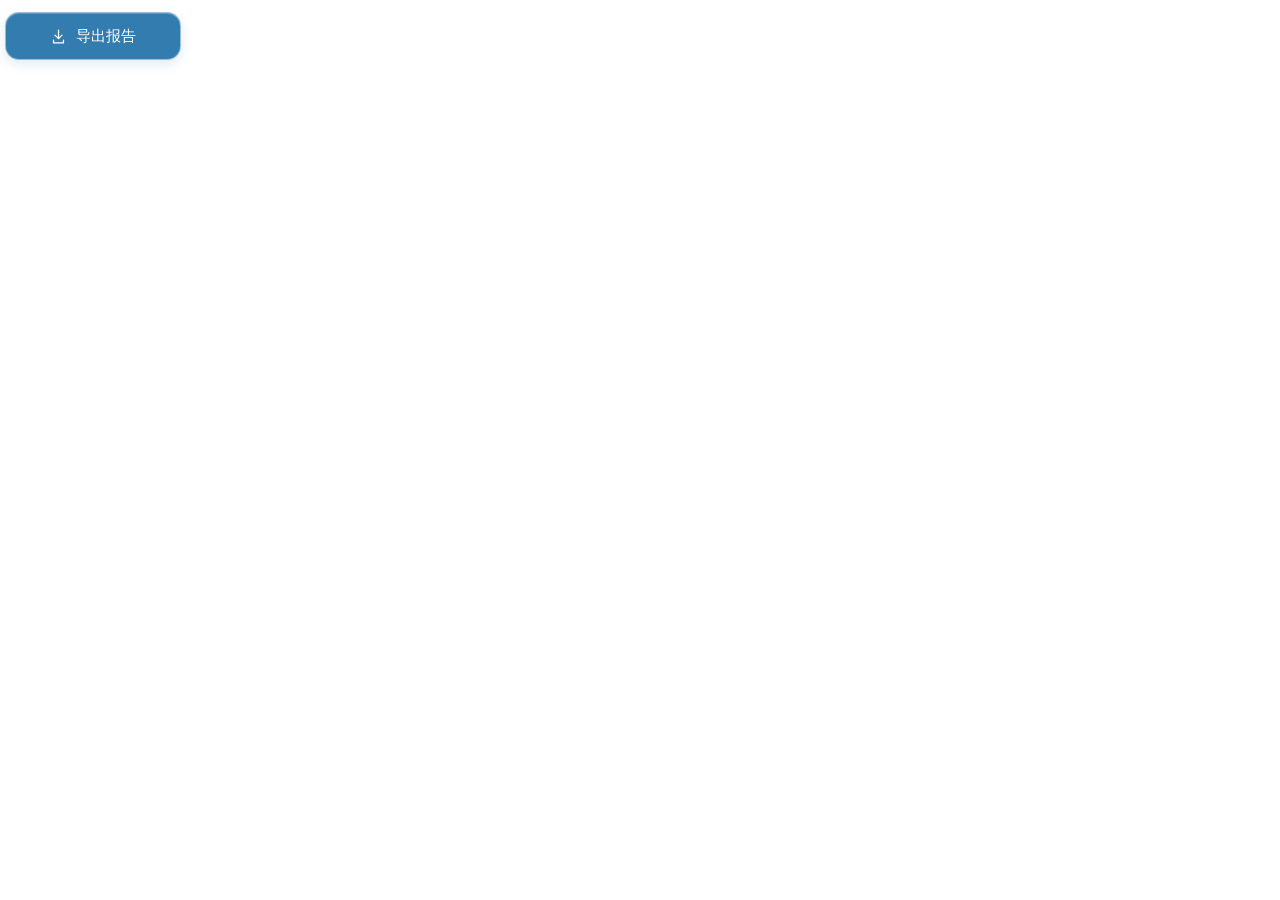
<file: assets/exporter/index.html>
<!doctype html>
<html lang="zh-CN"><head><meta charset="utf-8"><meta name="viewport" content="width=device-width, initial-scale=1"><title>导出报告</title>
<style>
:root{--accent:#337caf;--hover:#286895;--ink:#233849;--muted:#506879;--ease:cubic-bezier(.23,1,.32,1)}
*{box-sizing:border-box}body{margin:0;font:15px -apple-system,BlinkMacSystemFont,"PingFang SC","Segoe UI",sans-serif;color:var(--ink)}
.export-shell{display:flex;align-items:center;gap:16px;padding:8px 5px;min-height:72px}
.action{position:relative;display:inline-flex;align-items:center;justify-content:center;gap:9px;flex:none;
 width:176px;height:48px;padding:0 16px;border:1px solid #ffffff80;border-radius:14px;
 background:var(--accent);color:white;text-decoration:none;cursor:pointer;white-space:nowrap;
 box-shadow:inset 0 1px 0 #ffffff33,0 4px 12px #337caf26;
 transition:width 260ms var(--ease),border-radius 260ms var(--ease),background-color 150ms var(--ease)}
.action:focus-visible{outline:2px solid var(--accent);outline-offset:3px}.action:hover{background:var(--hover)}
.label,.open-icon{transition:opacity 140ms ease}.open-icon{width:17px;height:17px;flex:none}
.action[data-state="generating"]{width:48px;padding:0;border-radius:50%;cursor:wait}
.action[data-state="generating"] .label,.action[data-state="generating"] .open-icon{opacity:0;width:0;overflow:hidden}
.ring{display:none;position:absolute;inset:8px;width:30px;height:30px;transform-origin:center;animation:ring-turn 900ms linear infinite}
.ring circle{fill:none;stroke-width:3}.track{stroke:#ffffff40}.arc{stroke:white;stroke-linecap:round;stroke-dasharray:46 88}
.action[data-state="generating"] .ring{display:block}
.status{color:var(--muted);font-size:13px;line-height:1.6}
@keyframes ring-turn{to{transform:rotate(360deg)}}




@media(max-width:400px){.export-shell{gap:12px}.status{font-size:12px}}
</style></head><body>
<div class="export-shell"><a id="action" class="action" href="#" role="button" data-state="idle">
<svg class="ring" viewBox="0 0 32 32" aria-hidden="true"><circle class="track" cx="16" cy="16" r="13"/><circle class="arc" cx="16" cy="16" r="13"/></svg>
<svg class="open-icon" viewBox="0 0 24 24" fill="none" stroke="currentColor" stroke-width="1.8" stroke-linecap="round" stroke-linejoin="round" aria-hidden="true"><path id="icon-path" d="M12 3v12m-5-5 5 5 5-5M5 17v4h14v-4"/></svg>
<span class="label" id="label">导出报告</span></a><span class="status" id="status" aria-live="polite"></span></div>
<script>
let args={},state='idle',pdfURL=null,awaitingReply=false;
const action=document.getElementById('action'),label=document.getElementById('label'),status=document.getElementById('status');
const post=(type,extra={})=>parent.postMessage({isStreamlitMessage:true,type,...extra},'*');
const say=(zh,en)=>args.english?en:zh;
function paint(next){
 state=next;action.dataset.state=state;action.setAttribute('aria-busy',String(state==='generating'));
 action.setAttribute('aria-disabled',String(state==='generating'));
 document.documentElement.lang=args.english?'en':'zh-CN';document.title=say('导出报告','Export report');
 label.textContent=state==='ready'?say('打开','Open'):state==='generating'?say('生成中','Generating'):state==='error'?say('重试导出','Retry export'):say('导出报告','Export report');
 status.textContent=state==='generating'?say('正在生成文件…','Generating files…'):state==='ready'?say('PDF 已就绪','PDF ready'):'';
 action.setAttribute('aria-label',state==='ready'?say('打开审查报告 PDF（新标签页）','Open review PDF (new tab)'):label.textContent);
 document.getElementById('icon-path').setAttribute('d',state==='ready'?'M14 3h7v7m0-7L10 14M10 3H3v18h18v-7':'M12 3v12m-5-5 5 5 5-5M5 17v4h14v-4');
 if(state==='ready'&&pdfURL){action.href=pdfURL;action.target='_blank';action.rel='noopener';}
 else{action.href='#';action.removeAttribute('target');action.removeAttribute('rel');}
 post('streamlit:setFrameHeight',{height:Math.ceil(document.body.scrollHeight)+4});
}
action.addEventListener('click',e=>{
 if(state==='ready'&&pdfURL)return; // A user-activated anchor opens the actual generated PDF.
 e.preventDefault();if(state==='generating')return;
 awaitingReply=true;paint('generating');
 post('streamlit:setComponentValue',{value:{action:'generate',nonce:crypto.randomUUID?.()||Date.now()+'-'+Math.random().toString(36).slice(2)},dataType:'json'});
});
action.addEventListener('keydown',e=>{if(e.key===' '){e.preventDefault();action.click();}});
addEventListener('message',e=>{
 if(e.source!==parent||e.data?.type!=='streamlit:render')return;args=e.data.args||{};
 if(awaitingReply&&args.state==='idle')return;
 awaitingReply=false;
 if(args.state==='ready'&&args.pdf_url){
  try{const url=new URL(args.pdf_url,location.origin);
   if(url.origin!==location.origin||!/^https?:$/.test(url.protocol)||!url.pathname.includes('/media/')||!url.pathname.endsWith('.pdf'))throw Error('Invalid preview URL');
   pdfURL=url.href;paint('ready');
  }catch{pdfURL=null;paint('error');}
 }else{pdfURL=null;paint(args.state==='ready'?'error':args.state||'idle');}
});
post('streamlit:componentReady',{apiVersion:1});paint('idle');
</script></body></html>
</file>
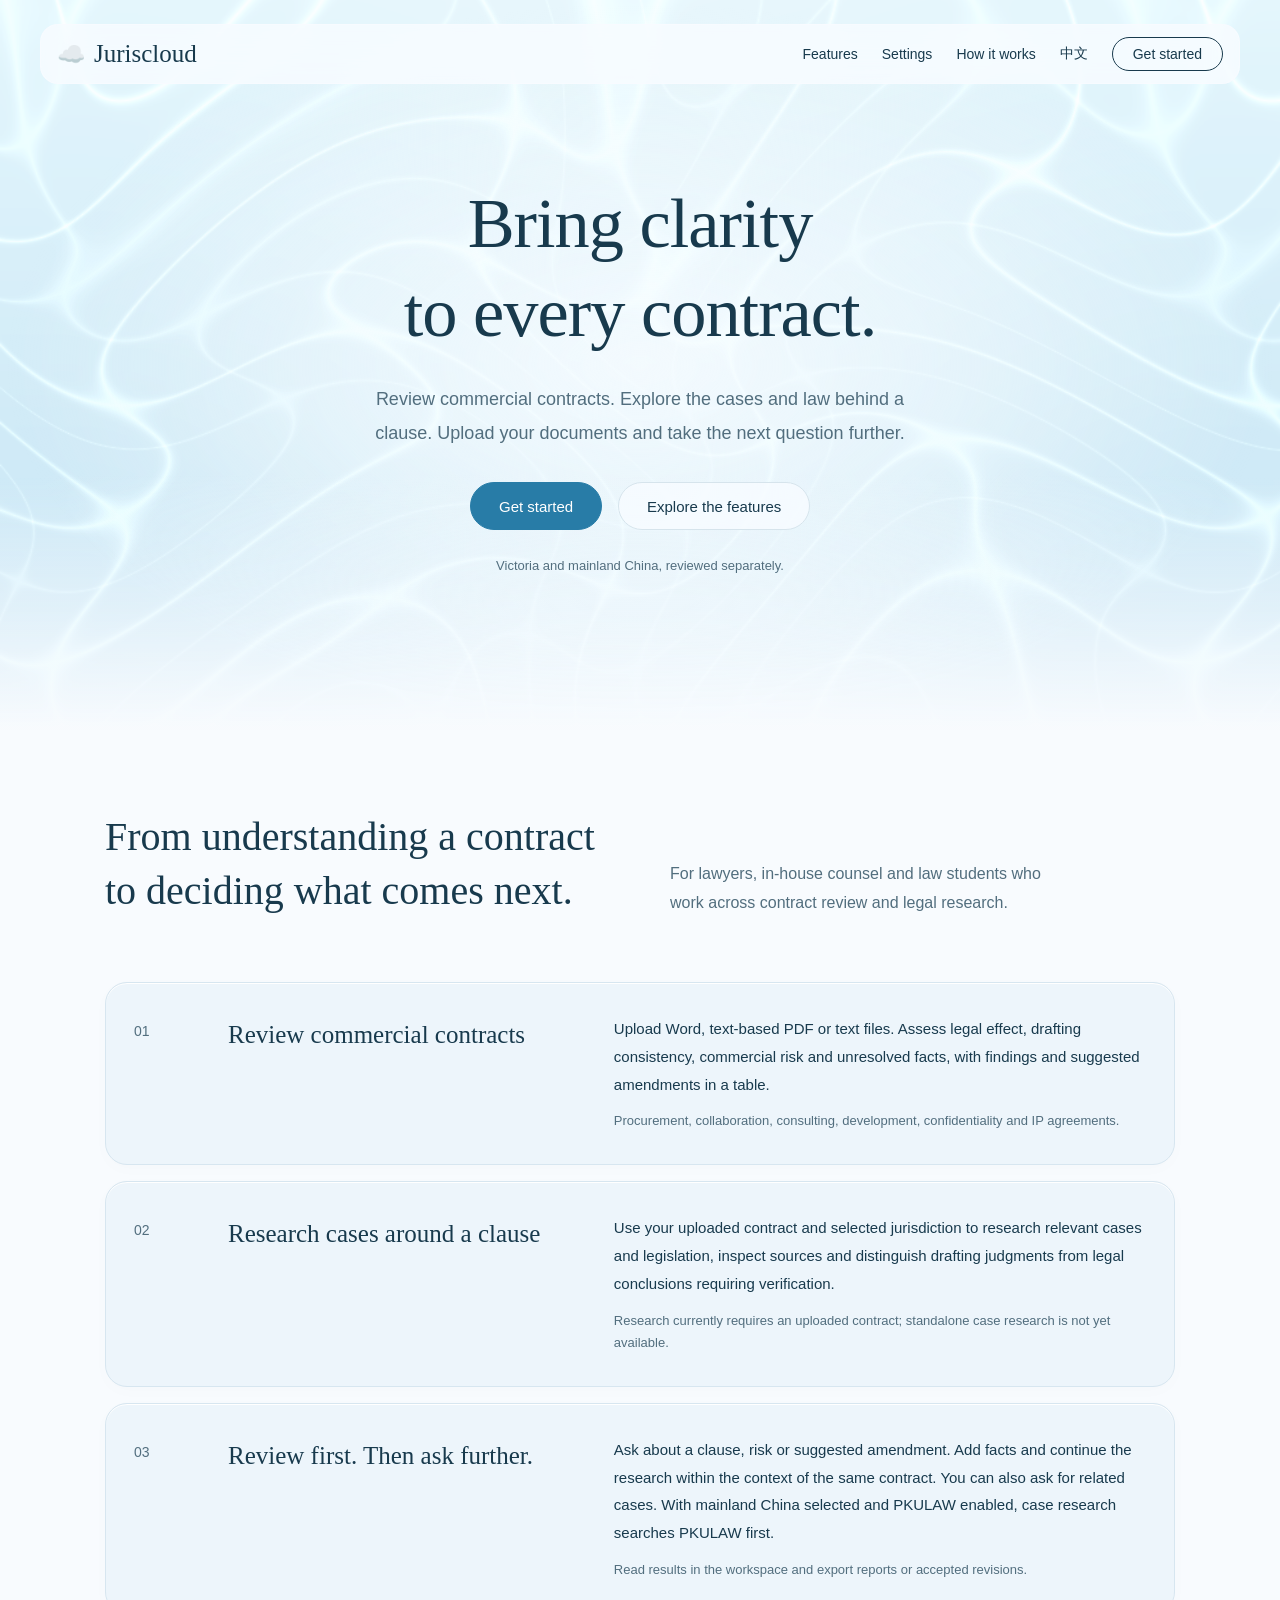
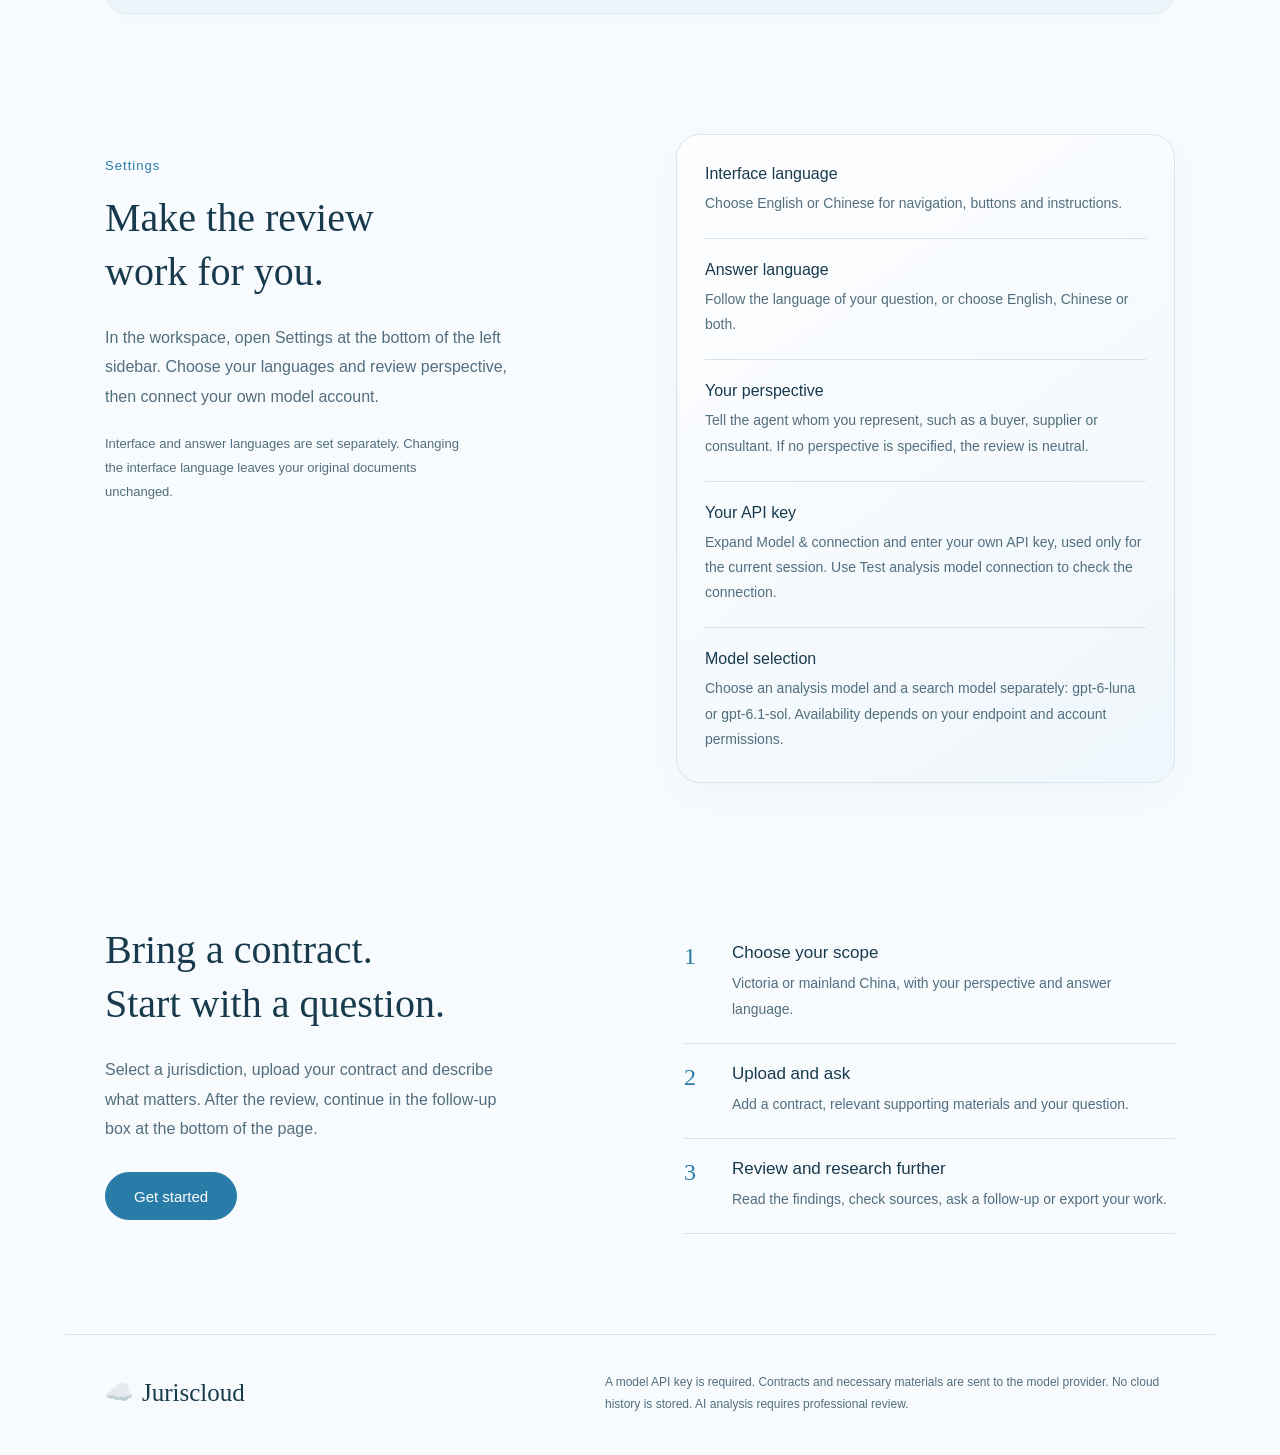
<file: assets/landing/index.html>
<!doctype html>
<html lang="zh-CN"><head><meta charset="utf-8"><meta name="viewport" content="width=device-width, initial-scale=1"><title>Juriscloud</title><meta name="description" content="Juriscloud 商业合同审查与条款法律研究：上传合同，查看风险与修改建议，围绕判例和法律依据继续追问。"><link rel="stylesheet" href="style.css?v=motion-7"></head>
<body>
<a class="skip" href="#main" data-copy="skip">跳至正文</a>
<header class="nav"><a class="brand" href="#" aria-label="Juriscloud"><span aria-hidden="true">☁️</span> Juriscloud</a><nav><a href="#possibilities" data-copy="features">功能</a><a href="#settings" data-copy="settingsNav">设置</a><a href="#approach" data-copy="how">如何使用</a><button id="locale" aria-label="Switch language">English</button><button class="nav-start start" data-copy="start">开始使用</button></nav></header>
<main id="main">
<section class="hero"><canvas id="water" aria-hidden="true"></canvas><div class="hero-wash"></div><div class="hero-content"><h1 data-copy="title">让合同里的问题，<br>变得清晰。</h1><p data-copy="intro">从商业合同审查，到条款背后的判例与法律依据。上传材料，在一段对话里继续深入。</p><div class="hero-actions"><span class="magnetic-wrap"><button class="primary start magnetic-button" data-copy="start">开始使用</button></span><span class="magnetic-wrap"><a class="secondary magnetic-button" href="#possibilities" data-copy="explore">了解功能</a></span></div><p class="hero-note" data-copy="regions">维多利亚州与中国大陆，分别审查。</p></div><div class="hero-end" aria-hidden="true"></div></section>
<section id="possibilities" class="capabilities"><div class="section-heading"><h2 data-copy="featureTitle">从读懂合同，<br>到找到下一步。</h2><p data-copy="featureIntro">为律师、法务与法学生设计，让文本审查和法律研究衔接起来。</p></div>
<article class="feature"><div class="feature-number">01</div><h3 data-copy="reviewTitle">审查商业合同</h3><div><p data-copy="reviewBody">上传 Word、文字版 PDF 或文本文件，分析法律效力、文本完整性、商业风险与待核实事项，获得表格化发现和修改建议。</p><span class="detail" data-copy="reviewDetail">采购、合作、咨询、技术开发、保密与知识产权等合同。</span></div></article>
<article class="feature"><div class="feature-number">02</div><h3 data-copy="researchTitle">围绕条款检索类案</h3><div><p data-copy="researchBody">结合上传合同和所选司法区域，检索相关判例与法律规定，查看来源，并区分文本判断与需要进一步核实的法律结论。</p><span class="detail" data-copy="researchDetail">当前检索围绕上传合同展开，需先提供合同材料。</span></div></article>
<article class="feature"><div class="feature-number">03</div><h3 data-copy="followupTitle">先审合同，再继续追问</h3><div><p data-copy="followupBody">针对某个条款、风险或修改建议继续提问，也可以补充事实，让后续研究延续当前合同的上下文。也可以追问相关案例；选择中国大陆并启用北大法宝后，优先通过北大法宝进行类案检索。</p><span class="detail" data-copy="followupDetail">在页面内查看结果，也可导出审查报告与已采纳的修订。</span></div></article></section>
<section id="settings" class="settings-guide" aria-labelledby="settings-title">
<div class="settings-intro"><span class="section-label" data-copy="settingsNav">设置</span><h2 id="settings-title" data-copy="settingsTitle">让审查，<br>更贴合你的需要。</h2><p data-copy="settingsIntro">进入工作台后，点击左侧栏底部的“设置”，选择语言与审查立场，再连接自己的模型账户。</p><p class="settings-note" data-copy="settingsNote">界面语言与回答语言分别设置；上传文件的原文不会随界面语言改变。</p></div>
<dl class="settings-panel">
<div class="setting-item"><dt data-copy="settingUiTitle">界面语言</dt><dd data-copy="settingUiBody">选择中文或英文，切换导航、按钮和操作提示。</dd></div>
<div class="setting-item"><dt data-copy="settingOutputTitle">输出语言</dt><dd data-copy="settingOutputBody">跟随问题语言，或指定中文、英文、中英双语。</dd></div>
<div class="setting-item"><dt data-copy="settingStanceTitle">审查立场</dt><dd data-copy="settingStanceBody">填写你代表的交易方，例如采购方、供应商或顾问；未指定时中立审查。</dd></div>
<div class="setting-item"><dt data-copy="settingKeyTitle">你的 API Key</dt><dd data-copy="settingKeyBody">展开“模型与接入”，输入自己的 API Key。密钥仅用于当前会话，可通过“测试分析模型连接”检查接入。</dd></div>
<div class="setting-item"><dt data-copy="settingModelTitle">模型选择</dt><dd data-copy="settingModelBody">分别选择分析模型与联网模型：gpt-6-luna 或 gpt-6.1-sol。实际可用性取决于接口和账户权限。</dd></div>
</dl></section>
<section id="approach" class="approach"><div><h2 data-copy="approachTitle">带上合同，<br>从一个问题开始。</h2><p data-copy="approachIntro">选择司法区域，上传合同并输入关注点。收到审查结果后，直接在底部输入框继续追问。</p><span class="magnetic-wrap"><button class="primary start magnetic-button" data-copy="start">开始使用</button></span></div><ol><li><span data-copy="step1">选择范围</span><p data-copy="step1body">维州或中国大陆；可指定审查立场与回答语言。</p></li><li><span data-copy="step2">上传并提问</span><p data-copy="step2body">添加合同及必要补充资料，输入你的问题。</p></li><li><span data-copy="step3">审查与深入研究</span><p data-copy="step3body">阅读风险表格、核对来源，继续追问或导出结果。</p></li></ol></section>
</main><footer><div class="brand"><span aria-hidden="true">☁️</span> Juriscloud</div><p data-copy="privacy">使用时需配置模型接口密钥。合同及必要资料会发送给模型服务；不保存云端历史。AI 分析供专业复核参考。</p></footer>
<script src="scene.js?v=motion-7"></script></body></html>
</file>
<file: assets/landing/style.css>
/* Hallmark · landing · Refract light / Juriscloud sky · v2
 * Critique: a bare workbench gives new visitors no introduction or clear entry.
 * Brand exception: user-requested cloud emoji; sky palette retained. */
:root{--water-low:#b3dbf0;--water-high:#e0f5fc;--water-pale:#ebf7fc;--water-light:#29241a;--paper:#f8fbfe;--white:#fff;--ink:#183a4d;--muted:#526e7e;--line:#d6e4ec;--accent:#287ca7;--accent-hover:#1e6286;--wash:#edf7fc;--glass:#f8fcffcf;--focus:#146b9c;--font:-apple-system,BlinkMacSystemFont,"PingFang SC","Segoe UI",sans-serif;--display:Georgia,"Songti SC",STSong,serif;--ease:cubic-bezier(.23,1,.32,1)}
*{box-sizing:border-box}html,body{margin:0;overflow-x:clip;scroll-behavior:smooth}body{background:var(--paper);color:var(--ink);font-family:var(--font);-webkit-font-smoothing:antialiased}button,a{-webkit-tap-highlight-color:transparent}a{color:inherit;text-decoration:none}button{font:inherit;cursor:pointer}button,a{touch-action:manipulation}button:focus-visible,a:focus-visible{outline:2px solid var(--focus);outline-offset:5px}button:active{transform:scale(.97)}button{transition:background-color 160ms var(--ease),transform 120ms var(--ease)}.skip{position:absolute;z-index:8;transform:translateY(-150%);background:var(--white);padding:12px}.skip:focus{transform:none}.nav{position:absolute;z-index:4;top:24px;left:50%;transform:translateX(-50%);width:calc(100% - 80px);max-width:1200px;display:flex;align-items:center;justify-content:space-between;padding:12px 16px;border:1px solid var(--glass);border-radius:18px;background:var(--glass);backdrop-filter:blur(16px)}.brand{font-family:var(--display);font-size:25px;display:flex;align-items:center;gap:8px}.brand span{font-family:var(--font);font-size:23px}nav{display:flex;align-items:center;gap:24px;font-size:14px}nav>button{border:0;background:transparent;color:var(--ink);padding:8px 0}.nav-start{border:1px solid var(--ink)!important;border-radius:999px;padding:8px 20px!important}.hero{position:relative;min-height:730px;display:flex;align-items:center;justify-content:center;text-align:center;isolation:isolate;background:var(--wash)}#water,.hero-wash,.hero-end{position:absolute;inset:0;width:100%;height:100%;z-index:-3;pointer-events:none}#water{opacity:.8}.hero-wash{z-index:-2;background:radial-gradient(ellipse at center,var(--glass) 0%,transparent 70%)}.hero-end{z-index:-1;background:linear-gradient(transparent 65%,var(--paper))}.hero-content{max-width:900px;padding:156px 24px 128px}h1,h2,h3{overflow-wrap:break-word;min-width:0;text-wrap:balance}h1{font-family:var(--display);font-weight:400;font-size:clamp(44px,5.5vw,72px);line-height:1.27;margin:0 0 24px;letter-spacing:-1px}.hero-content>p{font-size:18px;line-height:1.9;max-width:590px;margin:0 auto;color:var(--muted)}.hero-actions{display:flex;justify-content:center;align-items:center;gap:16px;margin:32px 0 24px}.primary,.secondary{display:inline-flex;align-items:center;justify-content:center;min-height:48px;padding:12px 28px;border-radius:999px;border:1px solid var(--accent);font-size:15px}.primary{background:var(--accent);color:var(--white)}.secondary{background:var(--glass);border-color:var(--line)}.hero-content .hero-note{font-size:13px}.capabilities,.approach,footer{max-width:1150px;margin:0 auto;padding:80px 40px}.section-heading{display:grid;grid-template-columns:minmax(0,1fr) minmax(0,1fr);gap:60px;align-items:end;margin-bottom:64px}h2{font-family:var(--display);font-size:40px;font-weight:400;line-height:1.35;margin:0}p{line-height:1.85}.section-heading>p{max-width:380px;color:var(--muted);font-size:16px;margin:0}.feature{display:grid;grid-template-columns:70px minmax(0,.85fr) minmax(0,1.25fr);gap:24px;padding:36px 0;border-top:1px solid var(--line)}.feature-number{color:var(--muted);font-size:14px;padding-top:8px}h3{font-family:var(--display);font-size:25px;line-height:1.6;font-weight:400;margin:0}.feature p{margin:0 0 12px;font-size:15px}.detail{font-size:13px;color:var(--muted);line-height:1.7;display:block}.approach{display:grid;grid-template-columns:minmax(0,1fr) minmax(0,1fr);gap:88px;padding-top:40px;padding-bottom:100px}.approach>div>p{color:var(--muted);max-width:410px;margin:24px 0 28px}.approach ol{list-style:none;counter-reset:steps;margin:0;padding:0}.approach li{counter-increment:steps;position:relative;border-bottom:1px solid var(--line);padding:20px 0 20px 48px}.approach li:before{content:counter(steps);position:absolute;left:0;font-family:var(--display);font-size:24px;color:var(--accent)}.approach li span{font-size:17px}.approach li p{font-size:14px;color:var(--muted);margin:8px 0 0}footer{border-top:1px solid var(--line);display:flex;justify-content:space-between;gap:72px;padding-top:36px;padding-bottom:40px}footer p{font-size:12px;color:var(--muted);max-width:570px;margin:0}
@media(hover:hover) and (pointer:fine){.primary:hover{background:var(--accent-hover)}.secondary:hover,.nav-start:hover{background:var(--white)}nav a:hover{color:var(--accent)}}
@media(max-width:700px){.nav{width:calc(100% - 32px);top:16px;padding:8px 12px}.brand{font-size:21px}nav{gap:16px}nav>a{display:none}.nav-start{padding:8px 12px!important}h1{font-size:44px;letter-spacing:0}.hero{min-height:670px}.hero-content{padding-top:144px}.hero-content>p{font-size:16px;max-width:440px}.capabilities,.approach,footer{padding:48px 24px}.section-heading,.approach{grid-template-columns:minmax(0,1fr);gap:28px}.section-heading{margin-bottom:40px}h2{font-size:32px}.feature{grid-template-columns:32px minmax(0,1fr);gap:16px;padding:24px 0}.feature>div:last-child{grid-column:2}.feature h3{font-size:24px}footer{flex-direction:column;gap:20px}}


button:disabled{opacity:.5;cursor:not-allowed;transform:none}

/* A stable hit area keeps the magnetic buttons from chasing their own bounds. */
.magnetic-wrap{display:inline-flex;position:relative}
.magnetic-button{transform:translate3d(var(--mag-x,0px),var(--mag-y,0px),0);
 transition:transform 180ms var(--ease),background-color 160ms var(--ease);will-change:transform}
.magnetic-button:active{transform:translate3d(var(--mag-x,0px),var(--mag-y,0px),0) scale(.97)}
.feature{position:relative;isolation:isolate;overflow:hidden;margin:16px 0;padding:32px 28px;
 border:1px solid #d7e6f0;border-radius:22px;background:#edf5fb;
 box-shadow:inset 0 1px 0 #ffffff,0 4px 18px #23455e04}
.feature> *{position:relative;z-index:1}
.feature::before,.settings-panel::before{content:"";position:absolute;inset:0;z-index:0;pointer-events:none;
 background:radial-gradient(340px circle at var(--spot-x,50%) var(--spot-y,50%),#ffffff 0%,#ffffffb3 25%,#b6daf340 58%,transparent 78%);
 opacity:0;transition:opacity 220ms var(--ease)}
.feature.is-lit::before,.settings-panel.is-lit::before{opacity:1}




@media(max-width:700px){.feature{padding:24px 20px}.hero-actions{flex-wrap:wrap;gap:12px}.magnetic-wrap{max-width:100%}}

/* Settings guidance explains the existing controls without duplicating the form. */
.settings-guide{max-width:1150px;margin:0 auto;padding:24px 40px 100px;display:grid;
 grid-template-columns:minmax(0,1fr) minmax(0,1fr);gap:72px;align-items:start;scroll-margin-top:40px}
.section-label{display:block;font-size:13px;letter-spacing:.08em;color:var(--accent);margin-bottom:18px}
.settings-intro{padding-top:24px}.settings-intro>p{color:var(--muted);max-width:410px;margin:24px 0 0;font-size:16px}
.settings-intro>.settings-note{font-size:13px;margin-top:20px;max-width:360px}
.settings-panel{margin:0;padding:8px 28px;border:1px solid var(--line);border-radius:24px;
 background:linear-gradient(145deg,#ffffffd9,#edf6fbd9);box-shadow:inset 0 1px 0 #fff,0 12px 36px #23455e08}
.setting-item{padding:22px 0}.setting-item+.setting-item{border-top:1px solid var(--line)}
.setting-item dt{font-size:16px;font-weight:500;margin-bottom:8px}.setting-item dd{margin:0;color:var(--muted);font-size:14px;line-height:1.8;overflow-wrap:anywhere}
@media(max-width:700px){.settings-guide{padding:16px 24px 48px;grid-template-columns:minmax(0,1fr);gap:28px}.settings-intro{padding-top:0}.settings-panel{padding:4px 22px}.settings-intro>.settings-note{max-width:none}}

.settings-panel{position:relative;isolation:isolate;overflow:hidden}
.settings-panel>.setting-item{position:relative;z-index:1}
</file>
